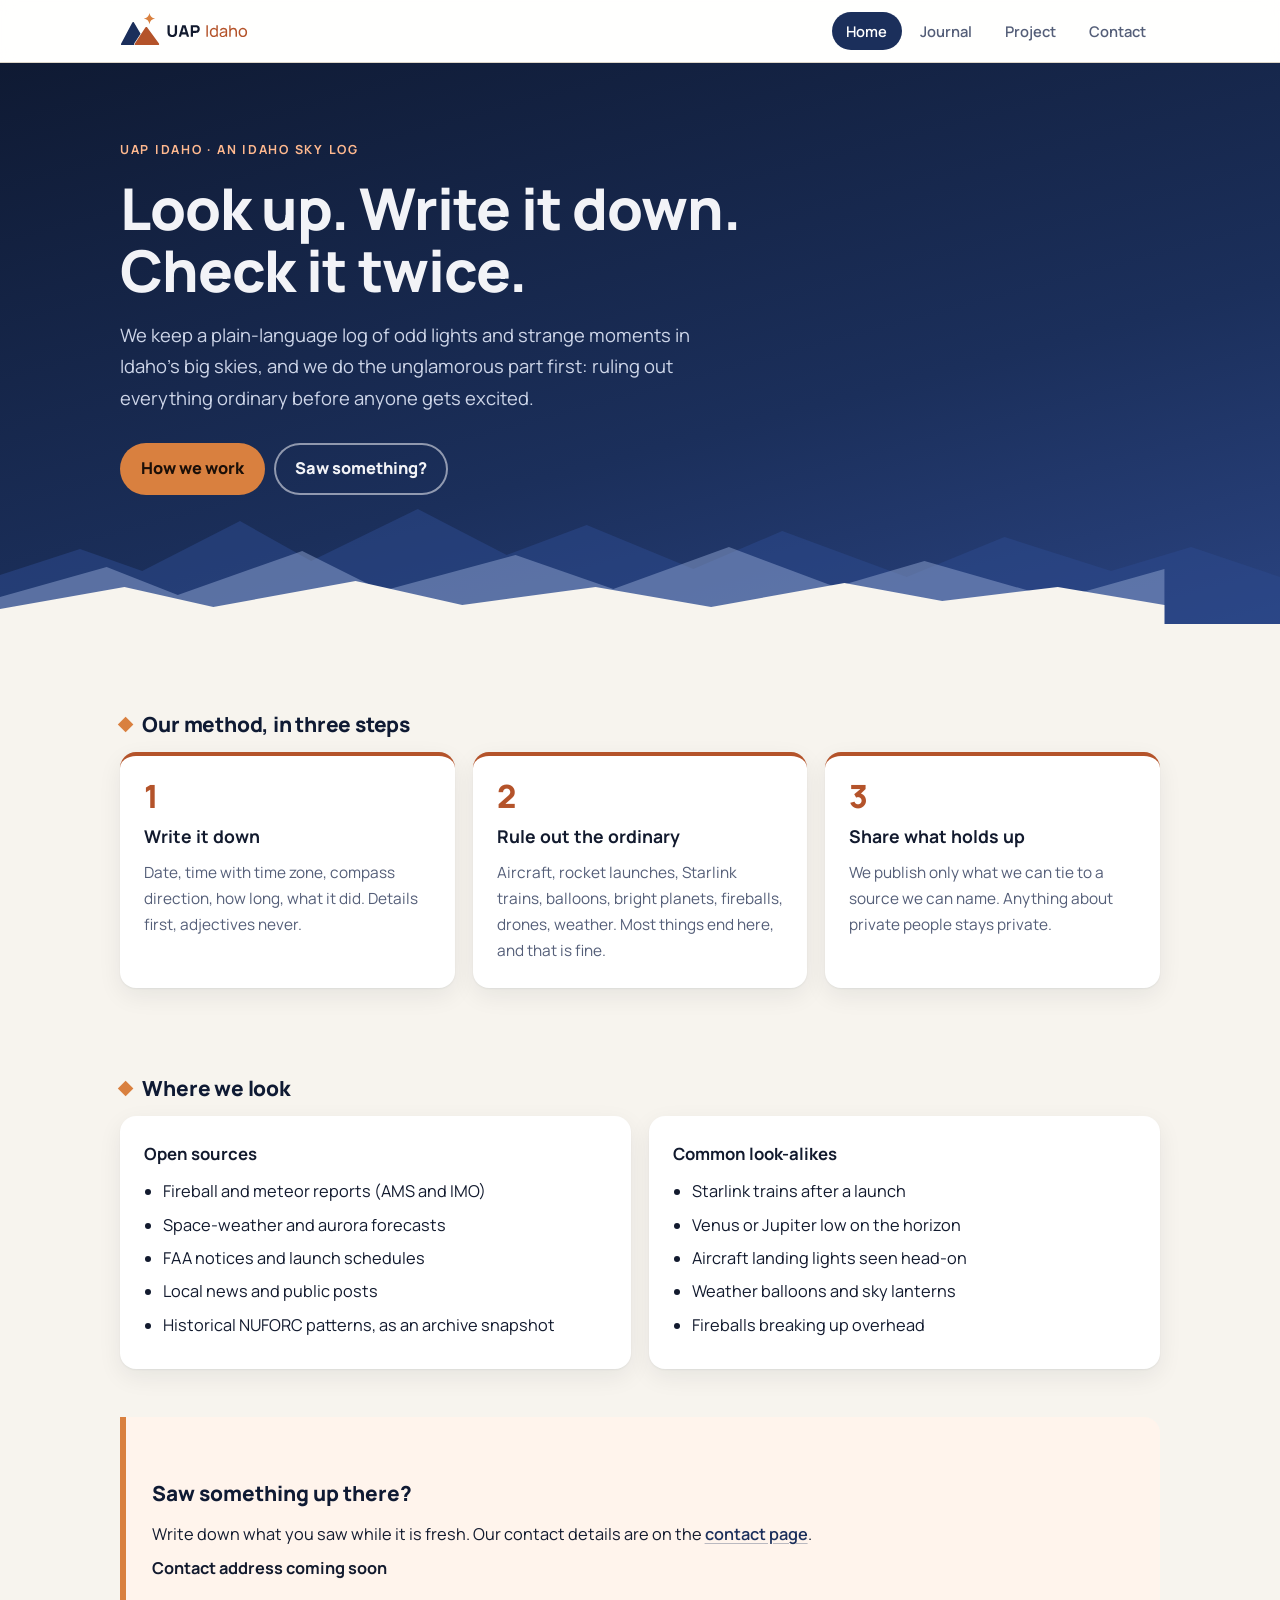
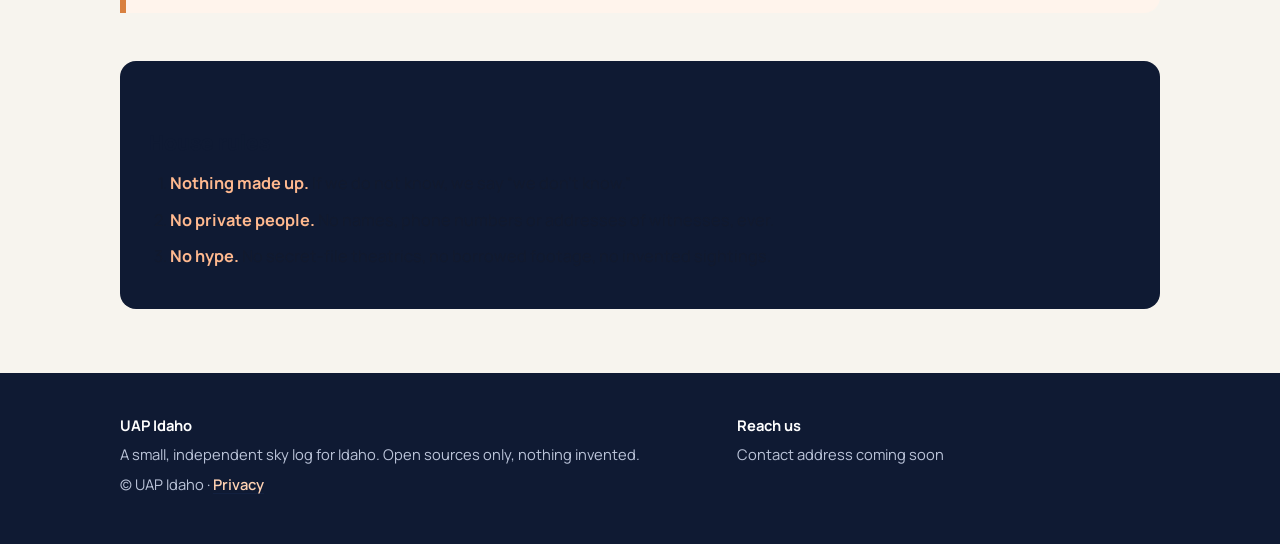
<file: index.html>
<!DOCTYPE html>
<html lang="en">
<head>
<meta charset="utf-8" />
<meta name="viewport" content="width=device-width, initial-scale=1" />
<title>UAP Idaho — an Idaho sky log</title>
<meta name="description" content="UAP Idaho is a small, independent sky log for Idaho: odd lights written down carefully and checked against the ordinary explanations first." />
<meta name="color-scheme" content="light" />
<meta name="theme-color" content="#1b2f5b" />
<link rel="canonical" href="https://uapidaho.com/" />
<link rel="icon" href="/icon.svg" type="image/svg+xml" />
<link rel="icon" href="/favicon.ico" sizes="any" />
<link rel="icon" href="/assets/icon-32.png" type="image/png" sizes="32x32" />
<link rel="icon" href="/assets/icon-192.png" type="image/png" sizes="192x192" />
<link rel="apple-touch-icon" href="/apple-touch-icon.png" />
<meta property="og:type" content="website" />
<meta property="og:site_name" content="UAP Idaho" />
<meta property="og:title" content="UAP Idaho — an Idaho sky log" />
<meta property="og:description" content="UAP Idaho is a small, independent sky log for Idaho: odd lights written down carefully and checked against the ordinary explanations first." />
<meta property="og:url" content="https://uapidaho.com/" />
<meta property="og:image" content="https://uapidaho.com/assets/social-card.png" />
<meta property="og:image:width" content="1200" />
<meta property="og:image:height" content="630" />
<meta property="og:image:alt" content="UAP Idaho — an Idaho sky log" />
<meta name="twitter:card" content="summary_large_image" />
<meta name="twitter:title" content="UAP Idaho — an Idaho sky log" />
<meta name="twitter:description" content="UAP Idaho is a small, independent sky log for Idaho: odd lights written down carefully and checked against the ordinary explanations first." />
<meta name="twitter:image" content="https://uapidaho.com/assets/social-card.png" />
<link rel="stylesheet" href="/assets/site.css" />
</head>
<body>
<a class="ig-skip" href="#content">Skip to content</a>
<header class="ig-top"><div class="ig-in">
<a class="ig-logo" href="/" aria-label="UAP Idaho — home"><img src="/assets/wordmark.svg" alt="UAP Idaho" width="128.7" height="40" /></a>
<nav class="ig-menu" aria-label="Main"><a href="/" aria-current="page">Home</a><a href="/journal.html">Journal</a><a href="/project.html">Project</a><a href="/contact.html">Contact</a></nav>
</div></header>
<main id="content">
<section class="ig-hero"><div class="ig-in">
<span class="ig-kicker">UAP Idaho · an Idaho sky log</span>
<h1>Look up. Write it down. Check it twice.</h1>
<p class="ig-lede">We keep a plain-language log of odd lights and strange moments in Idaho’s big skies, and we do the unglamorous part first: ruling out everything ordinary before anyone gets excited.</p>
<a class="ig-btn" href="/project.html">How we work</a><a class="ig-btn ig-btn--line" href="/contact.html">Saw something?</a>
</div></section>
<div class="ig-page"><div class="ig-in ig-main">
<section class="ig-sec">
<h2>Our method, in three steps</h2>
<div class="ig-tiles">
<article class="ig-tile"><b class="ig-n">1</b><h3>Write it down</h3><p>Date, time with time zone, compass direction, how long, what it did. Details first, adjectives never.</p></article>
<article class="ig-tile"><b class="ig-n">2</b><h3>Rule out the ordinary</h3><p>Aircraft, rocket launches, Starlink trains, balloons, bright planets, fireballs, drones, weather. Most things end here, and that is fine.</p></article>
<article class="ig-tile"><b class="ig-n">3</b><h3>Share what holds up</h3><p>We publish only what we can tie to a source we can name. Anything about private people stays private.</p></article>
</div>
</section>

<section class="ig-sec">
<h2>Where we look</h2>
<div class="ig-two">
<div class="ig-box"><h3>Open sources</h3><ul>
<li>Fireball and meteor reports (AMS and IMO)</li>
<li>Space-weather and aurora forecasts</li>
<li>FAA notices and launch schedules</li>
<li>Local news and public posts</li>
<li>Historical NUFORC patterns, as an archive snapshot</li></ul></div>
<div class="ig-box"><h3>Common look-alikes</h3><ul>
<li>Starlink trains after a launch</li>
<li>Venus or Jupiter low on the horizon</li>
<li>Aircraft landing lights seen head-on</li>
<li>Weather balloons and sky lanterns</li>
<li>Fireballs breaking up overhead</li></ul></div>
</div>
</section>

<section class="ig-call">
<h2>Saw something up there?</h2>
<p>Write down what you saw while it is fresh. Our contact details are on the <a href="/contact.html">contact page</a>.</p>
<p><strong>Contact address coming soon</strong></p>
</section>

<section class="ig-rules">
<h2>House rules</h2>
<ol>
<li><strong>Nothing made up.</strong> If we do not know, we say “we don’t know.”</li>
<li><strong>No private people.</strong> No names, phone numbers or addresses of witnesses, ever.</li>
<li><strong>No hype.</strong> No secret-file theatrics, no borrowed footage, no invented sightings.</li>
</ol>
</section>
</div></div>
</main>
<footer class="ig-foot"><div class="ig-in">
<div><p><strong>UAP Idaho</strong></p><p>A small, independent sky log for Idaho. Open sources only, nothing invented.</p><p>© UAP Idaho · <a href="/privacy.html">Privacy</a></p></div>
<div><p><strong>Reach us</strong></p><p>Contact address coming soon</p></div>
</div></footer>
</body>
</html>
</file>
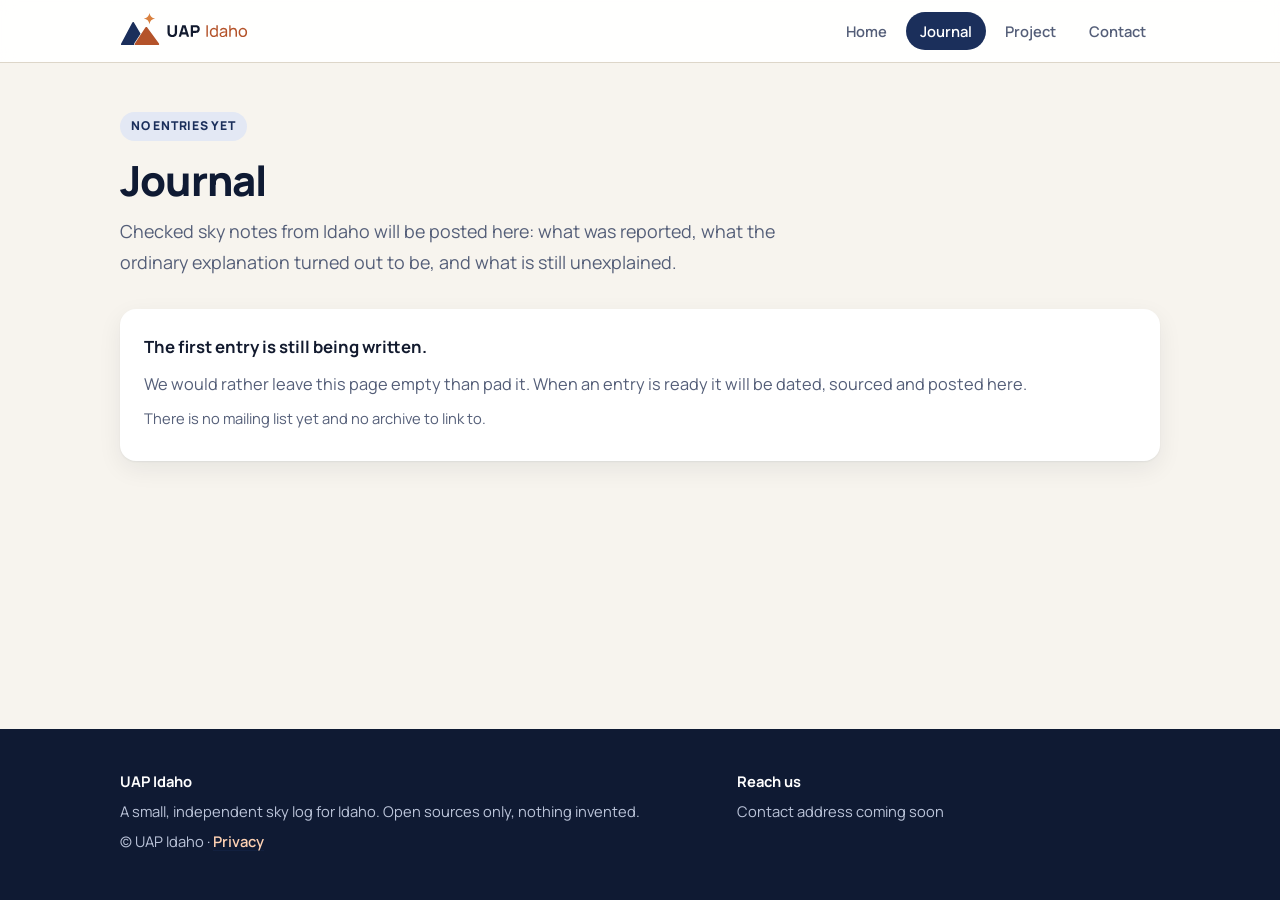
<file: journal.html>
<!DOCTYPE html>
<html lang="en">
<head>
<meta charset="utf-8" />
<meta name="viewport" content="width=device-width, initial-scale=1" />
<title>Journal — UAP Idaho</title>
<meta name="description" content="The UAP Idaho journal: no entries yet. Entries appear only when there is a checked log worth reading." />
<meta name="color-scheme" content="light" />
<meta name="theme-color" content="#1b2f5b" />
<link rel="canonical" href="https://uapidaho.com/journal.html" />
<link rel="icon" href="/icon.svg" type="image/svg+xml" />
<link rel="icon" href="/favicon.ico" sizes="any" />
<link rel="icon" href="/assets/icon-32.png" type="image/png" sizes="32x32" />
<link rel="icon" href="/assets/icon-192.png" type="image/png" sizes="192x192" />
<link rel="apple-touch-icon" href="/apple-touch-icon.png" />
<meta property="og:type" content="website" />
<meta property="og:site_name" content="UAP Idaho" />
<meta property="og:title" content="Journal — UAP Idaho" />
<meta property="og:description" content="The UAP Idaho journal: no entries yet. Entries appear only when there is a checked log worth reading." />
<meta property="og:url" content="https://uapidaho.com/journal.html" />
<meta property="og:image" content="https://uapidaho.com/assets/social-card.png" />
<meta property="og:image:width" content="1200" />
<meta property="og:image:height" content="630" />
<meta property="og:image:alt" content="UAP Idaho — an Idaho sky log" />
<meta name="twitter:card" content="summary_large_image" />
<meta name="twitter:title" content="Journal — UAP Idaho" />
<meta name="twitter:description" content="The UAP Idaho journal: no entries yet. Entries appear only when there is a checked log worth reading." />
<meta name="twitter:image" content="https://uapidaho.com/assets/social-card.png" />
<link rel="stylesheet" href="/assets/site.css" />
</head>
<body>
<a class="ig-skip" href="#content">Skip to content</a>
<header class="ig-top"><div class="ig-in">
<a class="ig-logo" href="/" aria-label="UAP Idaho — home"><img src="/assets/wordmark.svg" alt="UAP Idaho" width="128.7" height="40" /></a>
<nav class="ig-menu" aria-label="Main"><a href="/">Home</a><a href="/journal.html" aria-current="page">Journal</a><a href="/project.html">Project</a><a href="/contact.html">Contact</a></nav>
</div></header>
<main id="content">
<div class="ig-page"><div class="ig-in ig-main">
<span class="ig-chip">No entries yet</span>
<h1>Journal</h1>
<p class="ig-lede">Checked sky notes from Idaho will be posted here: what was reported, what the ordinary explanation turned out to be, and what is still unexplained.</p>
<div class="ig-box">
<h3>The first entry is still being written.</h3>
<p>We would rather leave this page empty than pad it. When an entry is ready it will be dated, sourced and posted here.</p>
<p class="ig-quiet">There is no mailing list yet and no archive to link to.</p>
</div>
</div></div>
</main>
<footer class="ig-foot"><div class="ig-in">
<div><p><strong>UAP Idaho</strong></p><p>A small, independent sky log for Idaho. Open sources only, nothing invented.</p><p>© UAP Idaho · <a href="/privacy.html">Privacy</a></p></div>
<div><p><strong>Reach us</strong></p><p>Contact address coming soon</p></div>
</div></footer>
</body>
</html>
</file>
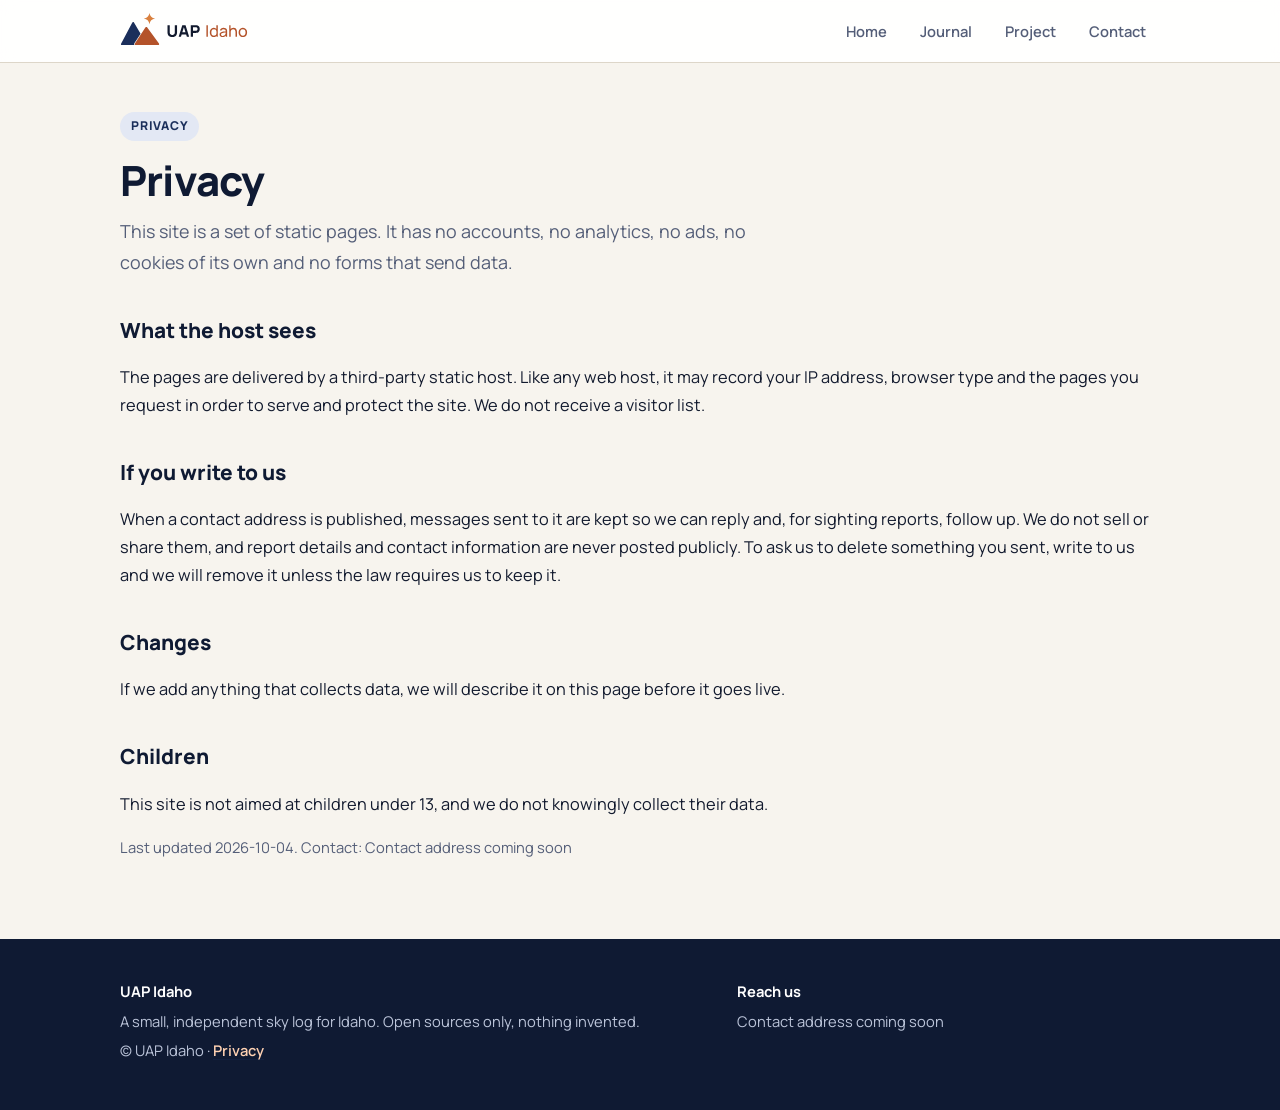
<file: privacy.html>
<!DOCTYPE html>
<html lang="en">
<head>
<meta charset="utf-8" />
<meta name="viewport" content="width=device-width, initial-scale=1" />
<title>Privacy — UAP Idaho</title>
<meta name="description" content="UAP Idaho privacy: a static site with no analytics, ads or cookies of its own, and no forms that send data." />
<meta name="color-scheme" content="light" />
<meta name="theme-color" content="#1b2f5b" />
<link rel="canonical" href="https://uapidaho.com/privacy.html" />
<link rel="icon" href="/icon.svg" type="image/svg+xml" />
<link rel="icon" href="/favicon.ico" sizes="any" />
<link rel="icon" href="/assets/icon-32.png" type="image/png" sizes="32x32" />
<link rel="icon" href="/assets/icon-192.png" type="image/png" sizes="192x192" />
<link rel="apple-touch-icon" href="/apple-touch-icon.png" />
<meta property="og:type" content="website" />
<meta property="og:site_name" content="UAP Idaho" />
<meta property="og:title" content="Privacy — UAP Idaho" />
<meta property="og:description" content="UAP Idaho privacy: a static site with no analytics, ads or cookies of its own, and no forms that send data." />
<meta property="og:url" content="https://uapidaho.com/privacy.html" />
<meta property="og:image" content="https://uapidaho.com/assets/social-card.png" />
<meta property="og:image:width" content="1200" />
<meta property="og:image:height" content="630" />
<meta property="og:image:alt" content="UAP Idaho — an Idaho sky log" />
<meta name="twitter:card" content="summary_large_image" />
<meta name="twitter:title" content="Privacy — UAP Idaho" />
<meta name="twitter:description" content="UAP Idaho privacy: a static site with no analytics, ads or cookies of its own, and no forms that send data." />
<meta name="twitter:image" content="https://uapidaho.com/assets/social-card.png" />
<link rel="stylesheet" href="/assets/site.css" />
</head>
<body>
<a class="ig-skip" href="#content">Skip to content</a>
<header class="ig-top"><div class="ig-in">
<a class="ig-logo" href="/" aria-label="UAP Idaho — home"><img src="/assets/wordmark.svg" alt="UAP Idaho" width="128.7" height="40" /></a>
<nav class="ig-menu" aria-label="Main"><a href="/">Home</a><a href="/journal.html">Journal</a><a href="/project.html">Project</a><a href="/contact.html">Contact</a></nav>
</div></header>
<main id="content">
<div class="ig-page"><div class="ig-in ig-main">
<span class="ig-chip">Privacy</span>
<h1>Privacy</h1>
<p class="ig-lede">This site is a set of static pages. It has no accounts, no analytics, no ads, no cookies of its own and no forms that send data.</p>

<h2>What the host sees</h2>
<p>The pages are delivered by a third-party static host. Like any web host, it may record your IP address, browser type and the pages you request in order to serve and protect the site. We do not receive a visitor list.</p>

<h2>If you write to us</h2>
<p>When a contact address is published, messages sent to it are kept so we can reply and, for sighting reports, follow up. We do not sell or share them, and report details and contact information are never posted publicly. To ask us to delete something you sent, write to us and we will remove it unless the law requires us to keep it.</p>

<h2>Changes</h2>
<p>If we add anything that collects data, we will describe it on this page before it goes live.</p>

<h2>Children</h2>
<p>This site is not aimed at children under 13, and we do not knowingly collect their data.</p>

<p class="ig-quiet">Last updated 2026-10-04. Contact: Contact address coming soon</p>
</div></div>
</main>
<footer class="ig-foot"><div class="ig-in">
<div><p><strong>UAP Idaho</strong></p><p>A small, independent sky log for Idaho. Open sources only, nothing invented.</p><p>© UAP Idaho · <a href="/privacy.html">Privacy</a></p></div>
<div><p><strong>Reach us</strong></p><p>Contact address coming soon</p></div>
</div></footer>
</body>
</html>
</file>
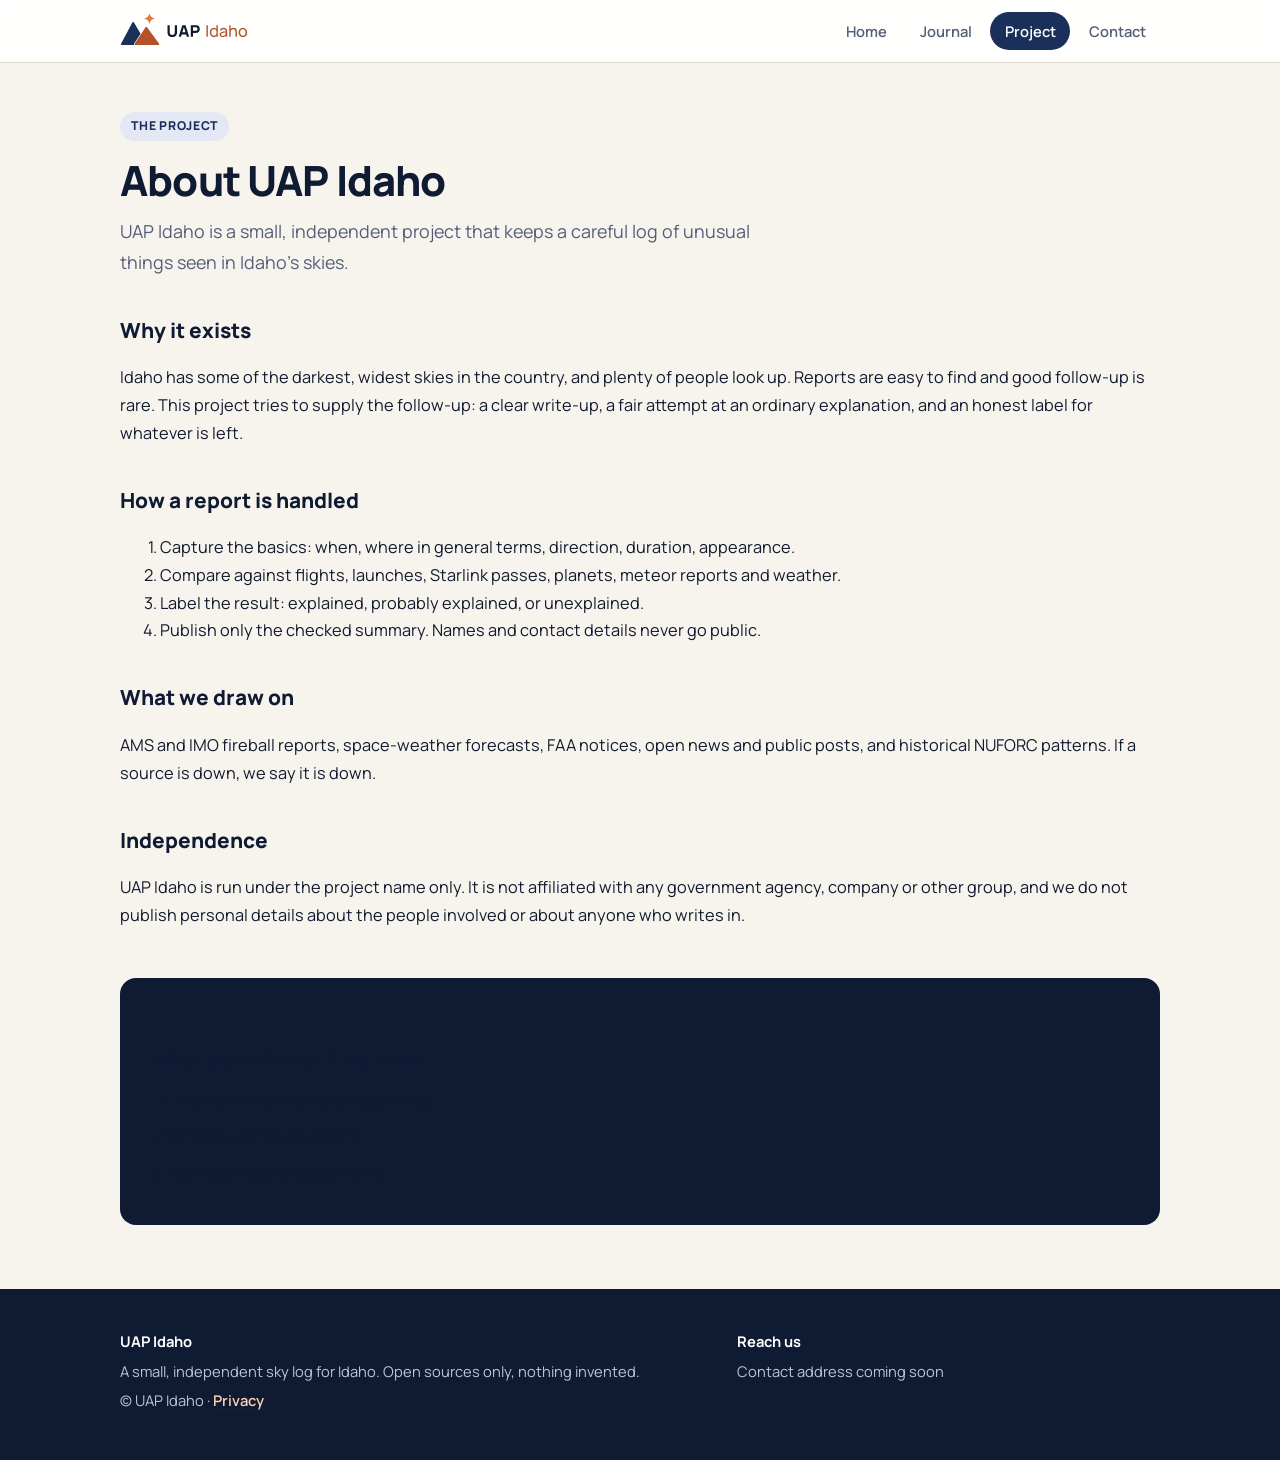
<file: project.html>
<!DOCTYPE html>
<html lang="en">
<head>
<meta charset="utf-8" />
<meta name="viewport" content="width=device-width, initial-scale=1" />
<title>The project — UAP Idaho</title>
<meta name="description" content="About UAP Idaho: a small independent sky-log project for Idaho. Open sources, ordinary explanations first, nothing invented." />
<meta name="color-scheme" content="light" />
<meta name="theme-color" content="#1b2f5b" />
<link rel="canonical" href="https://uapidaho.com/project.html" />
<link rel="icon" href="/icon.svg" type="image/svg+xml" />
<link rel="icon" href="/favicon.ico" sizes="any" />
<link rel="icon" href="/assets/icon-32.png" type="image/png" sizes="32x32" />
<link rel="icon" href="/assets/icon-192.png" type="image/png" sizes="192x192" />
<link rel="apple-touch-icon" href="/apple-touch-icon.png" />
<meta property="og:type" content="website" />
<meta property="og:site_name" content="UAP Idaho" />
<meta property="og:title" content="The project — UAP Idaho" />
<meta property="og:description" content="About UAP Idaho: a small independent sky-log project for Idaho. Open sources, ordinary explanations first, nothing invented." />
<meta property="og:url" content="https://uapidaho.com/project.html" />
<meta property="og:image" content="https://uapidaho.com/assets/social-card.png" />
<meta property="og:image:width" content="1200" />
<meta property="og:image:height" content="630" />
<meta property="og:image:alt" content="UAP Idaho — an Idaho sky log" />
<meta name="twitter:card" content="summary_large_image" />
<meta name="twitter:title" content="The project — UAP Idaho" />
<meta name="twitter:description" content="About UAP Idaho: a small independent sky-log project for Idaho. Open sources, ordinary explanations first, nothing invented." />
<meta name="twitter:image" content="https://uapidaho.com/assets/social-card.png" />
<link rel="stylesheet" href="/assets/site.css" />
</head>
<body>
<a class="ig-skip" href="#content">Skip to content</a>
<header class="ig-top"><div class="ig-in">
<a class="ig-logo" href="/" aria-label="UAP Idaho — home"><img src="/assets/wordmark.svg" alt="UAP Idaho" width="128.7" height="40" /></a>
<nav class="ig-menu" aria-label="Main"><a href="/">Home</a><a href="/journal.html">Journal</a><a href="/project.html" aria-current="page">Project</a><a href="/contact.html">Contact</a></nav>
</div></header>
<main id="content">
<div class="ig-page"><div class="ig-in ig-main">
<span class="ig-chip">The project</span>
<h1>About UAP Idaho</h1>
<p class="ig-lede">UAP Idaho is a small, independent project that keeps a careful log of unusual things seen in Idaho’s skies.</p>

<h2>Why it exists</h2>
<p>Idaho has some of the darkest, widest skies in the country, and plenty of people look up. Reports are easy to find and good follow-up is rare. This project tries to supply the follow-up: a clear write-up, a fair attempt at an ordinary explanation, and an honest label for whatever is left.</p>

<h2>How a report is handled</h2>
<ol>
<li>Capture the basics: when, where in general terms, direction, duration, appearance.</li>
<li>Compare against flights, launches, Starlink passes, planets, meteor reports and weather.</li>
<li>Label the result: explained, probably explained, or unexplained.</li>
<li>Publish only the checked summary. Names and contact details never go public.</li>
</ol>

<h2>What we draw on</h2>
<p>AMS and IMO fireball reports, space-weather forecasts, FAA notices, open news and public posts, and historical NUFORC patterns. If a source is down, we say it is down.</p>

<h2>Independence</h2>
<p>UAP Idaho is run under the project name only. It is not affiliated with any government agency, company or other group, and we do not publish personal details about the people involved or about anyone who writes in.</p>

<div class="ig-rules"><h2>What you will not find here</h2>
<ol><li>Invented or embellished sightings.</li><li>Witness personal details.</li><li>Claims of secret documents.</li></ol></div>
</div></div>
</main>
<footer class="ig-foot"><div class="ig-in">
<div><p><strong>UAP Idaho</strong></p><p>A small, independent sky log for Idaho. Open sources only, nothing invented.</p><p>© UAP Idaho · <a href="/privacy.html">Privacy</a></p></div>
<div><p><strong>Reach us</strong></p><p>Contact address coming soon</p></div>
</div></footer>
</body>
</html>
</file>
<file: assets/site.css>
/* UAP Idaho */
@font-face{font-family:"Manrope";src:url(/assets/fonts/manrope-latin.woff) format("woff");font-weight:200 800;font-style:normal;font-display:swap}
:root{--navy:#1b2f5b;--rust:#b4532a;--copper:#d9803f;--ink:#121a2e;--mist:#f7f4ee;--paper:#ffffff;--rule:#ddd6c9;--soft:#545e78;--deep:#0f1a33;
--r:16px;--shadow:0 1px 2px rgba(18,26,46,.06),0 8px 24px rgba(18,26,46,.07)}
*,*::before,*::after{box-sizing:border-box}
html{-webkit-text-size-adjust:100%;scroll-behavior:smooth}
body{margin:0;font-family:"Manrope","Avenir Next",Avenir,"Trebuchet MS","Segoe UI",system-ui,sans-serif;font-size:1.02rem;line-height:1.7;color:var(--ink);background:var(--mist);display:flex;flex-direction:column;min-height:100vh}
a{color:var(--navy);font-weight:600;text-decoration:underline;text-decoration-color:rgba(27,47,91,.3);text-underline-offset:3px}
a:hover{text-decoration-color:var(--copper)}
a:focus-visible,.ig-btn:focus-visible{outline:3px solid var(--copper);outline-offset:2px;border-radius:6px}
.ig-skip{position:absolute;left:-9999px}
.ig-skip:focus{left:1rem;top:1rem;z-index:50;background:var(--paper);padding:.5rem .8rem;border-radius:8px}
.ig-in{width:min(1040px,calc(100% - 2.4rem));margin-inline:auto}
.ig-top{position:sticky;top:0;z-index:20;background:rgba(255,255,255,.92);backdrop-filter:blur(8px);border-bottom:1px solid var(--rule)}
.ig-top .ig-in{display:flex;align-items:center;justify-content:space-between;gap:1rem;padding:.7rem 0;flex-wrap:wrap}
.ig-logo{display:inline-block;line-height:0;text-decoration:none}
.ig-logo img{display:block;height:40px;width:auto;max-width:100%}
.ig-menu{display:flex;gap:.25rem;flex-wrap:wrap}
.ig-menu a{color:var(--soft);text-decoration:none;padding:.4rem .9rem;border-radius:999px;font-size:.92rem}
.ig-menu a:hover{background:var(--mist);color:var(--ink)}
.ig-menu a[aria-current="page"]{background:var(--navy);color:#fff}
.ig-hero{position:relative;background:linear-gradient(165deg,#0f1a33 0%,#1b2f5b 62%,#2a4380 100%);color:#f2f3f7;padding:4.5rem 0 7.5rem;overflow:hidden}
.ig-hero::after{content:"";position:absolute;left:0;right:0;bottom:-1px;height:120px;background:url(/assets/ridge.svg) bottom center/cover no-repeat}
.ig-hero .ig-in{position:relative;z-index:1}
.ig-kicker{display:inline-block;font-size:.78rem;font-weight:700;letter-spacing:.14em;text-transform:uppercase;color:#ffb98f;margin:0 0 1rem}
.ig-hero h1{font-size:clamp(2.1rem,5.4vw,3.6rem);font-weight:800;line-height:1.08;letter-spacing:-.02em;margin:0 0 1.2rem;max-width:16ch}
.ig-hero p.ig-lede{font-size:1.15rem;max-width:56ch;color:#cdd5e8;margin:0 0 1.8rem}
.ig-btn{display:inline-block;background:var(--copper);color:#1b0f08;font-weight:800;text-decoration:none;padding:.75rem 1.3rem;border-radius:999px;margin:0 .6rem .6rem 0}
.ig-btn:hover{background:#f08a57}
.ig-btn--line{background:transparent;color:#f2f3f7;box-shadow:inset 0 0 0 2px rgba(242,243,247,.55)}
.ig-btn--line:hover{background:rgba(255,255,255,.1)}
.ig-page{padding:3rem 0 4rem;flex:1}
.ig-page h1{font-size:clamp(1.9rem,4vw,2.6rem);font-weight:800;letter-spacing:-.02em;line-height:1.12;margin:0 0 .8rem;color:var(--deep)}
.ig-page .ig-lede{font-size:1.12rem;color:var(--soft);max-width:60ch;margin:0 0 2rem}
.ig-main{flex:1}
.ig-sec{padding:3rem 0 0}
.ig-sec:first-child{padding-top:0}
.ig-sec h2{font-size:1.5rem;font-weight:800;letter-spacing:-.01em;margin:0 0 1.2rem;color:var(--deep)}
.ig-sec h2::before{content:"";display:inline-block;width:.7rem;height:.7rem;background:var(--copper);transform:rotate(45deg);margin-right:.7rem;position:relative;top:-.12em}
.ig-tiles{display:grid;grid-template-columns:repeat(3,1fr);gap:1.1rem}
.ig-tile{background:var(--paper);border-radius:var(--r);padding:1.5rem;box-shadow:var(--shadow);border-top:4px solid var(--rust)}
.ig-tile b.ig-n{display:block;font-size:2rem;font-weight:800;color:var(--rust);line-height:1;margin-bottom:.6rem}
.ig-tile h3{margin:0 0 .5rem;font-size:1.1rem}
.ig-tile p{margin:0;color:var(--soft);font-size:.96rem}
.ig-two{display:grid;grid-template-columns:1fr 1fr;gap:1.1rem}
.ig-box{background:var(--paper);border-radius:var(--r);padding:1.5rem;box-shadow:var(--shadow)}
.ig-box h3{margin:0 0 .6rem;font-size:1.05rem}
.ig-box ul{margin:0;padding-left:1.2rem;color:var(--soft)}
.ig-box li{margin:.35rem 0}
.ig-box p{margin:.4rem 0;color:var(--soft)}
.ig-call{background:#fff4ec;border-left:6px solid var(--copper);border-radius:0 var(--r) var(--r) 0;padding:1.5rem 1.6rem;margin:3rem 0 0}
.ig-call h2{margin:0 0 .5rem;font-size:1.35rem;color:var(--deep)}
.ig-call h2::before{display:none}
.ig-call p{margin:.4rem 0}
.ig-rules{background:var(--deep);color:#d5dbe9;border-radius:var(--r);padding:1.8rem;margin:3rem 0 0}
.ig-rules h2{color:#fff;margin:0 0 1rem;font-size:1.3rem}
.ig-rules h2::before{display:none}
.ig-rules ol{margin:0;padding-left:1.3rem}
.ig-rules li{margin:.55rem 0}
.ig-rules strong{color:#ffb98f}
.ig-chip{display:inline-block;font-size:.76rem;font-weight:800;letter-spacing:.06em;text-transform:uppercase;color:var(--navy);background:#e3e8f4;padding:.25rem .7rem;border-radius:999px;margin:0 0 1rem}
.ig-quiet{color:var(--soft);font-size:.92rem}
.ig-page h2{font-size:1.3rem;font-weight:800;margin:2.2rem 0 .6rem;color:var(--deep)}
.ig-page ul,.ig-page ol{color:var(--ink)}
.ig-foot{background:var(--deep);color:#bcc5da;padding:2.2rem 0 2.6rem;font-size:.92rem;margin-top:auto}
.ig-foot .ig-in{display:grid;grid-template-columns:1.4fr 1fr;gap:1.5rem;align-items:start}
.ig-foot a{color:#ffd2b3}
.ig-foot p{margin:.3rem 0}
.ig-foot strong{color:#fff}
@media (max-width:760px){.ig-tiles,.ig-two,.ig-foot .ig-in{grid-template-columns:1fr}.ig-hero{padding:3rem 0 6rem}.ig-logo img{height:34px}.ig-menu a{padding:.35rem .7rem}}
</file>
